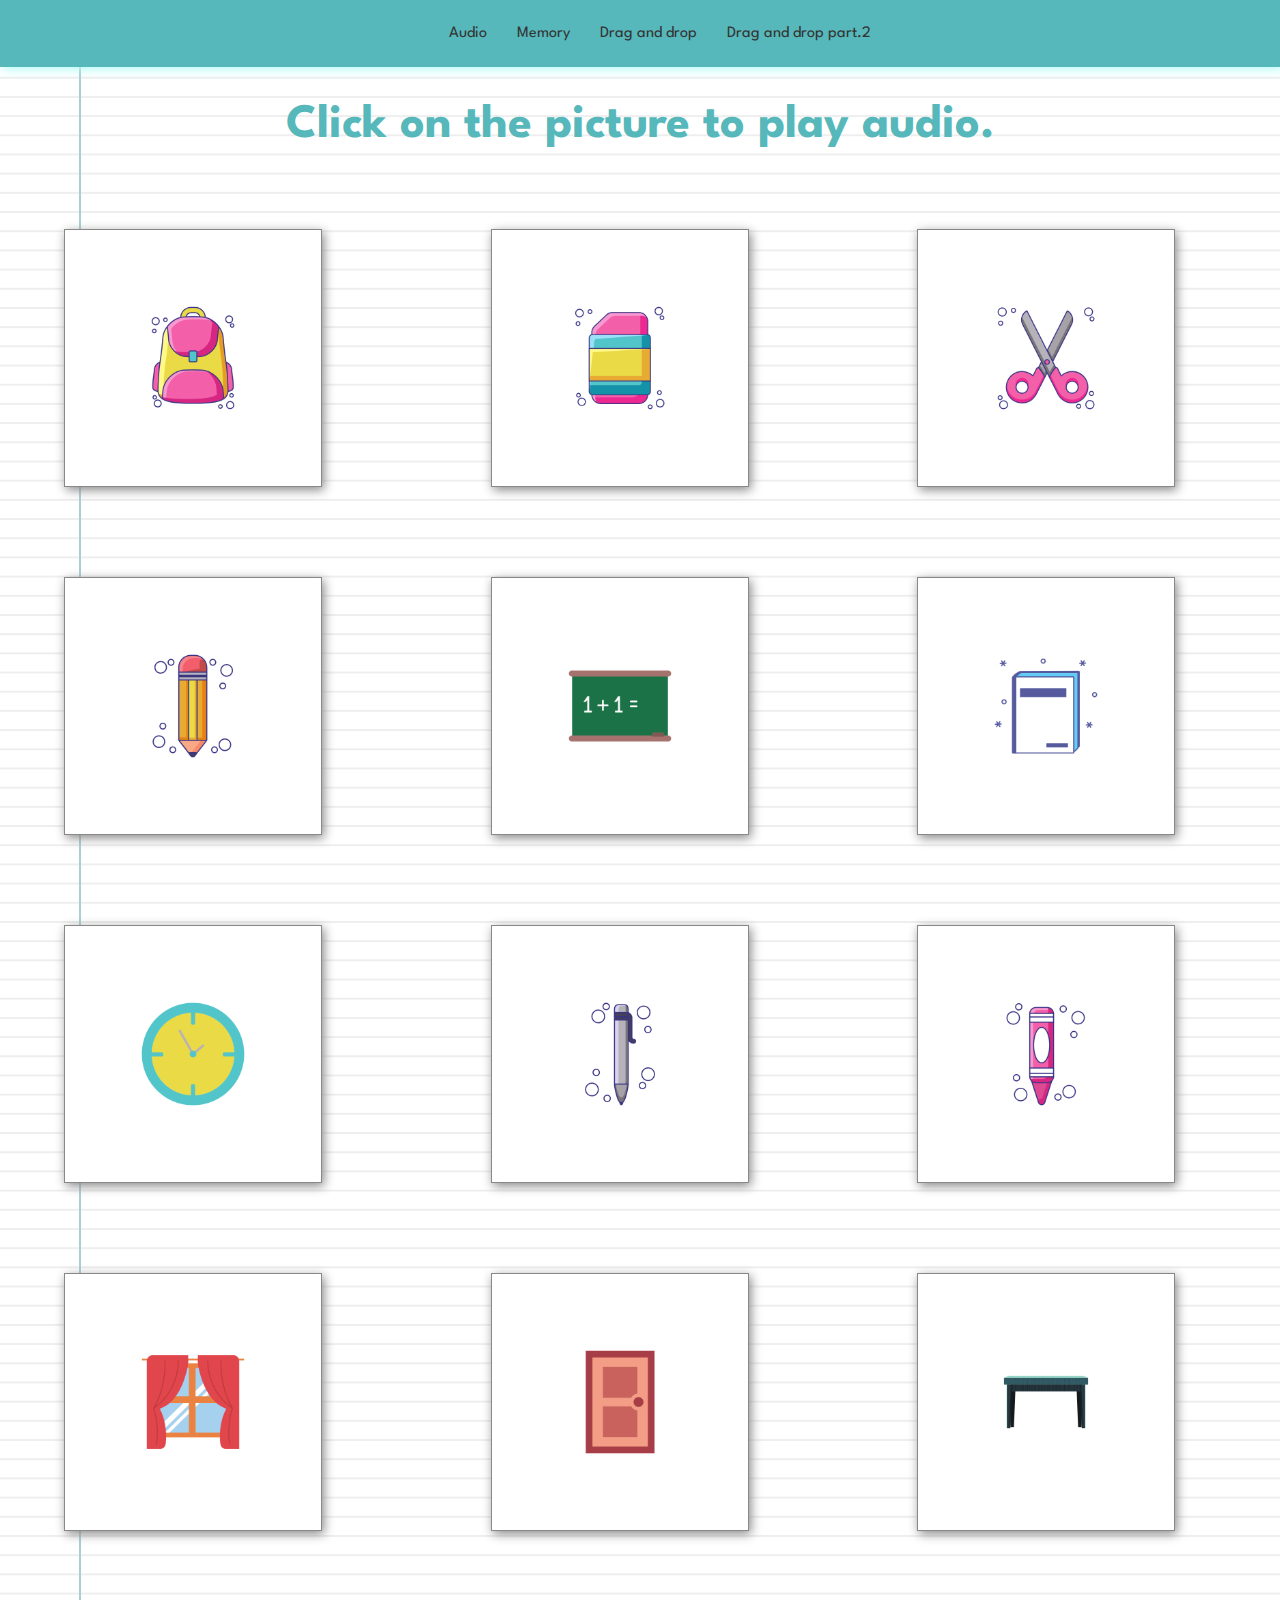
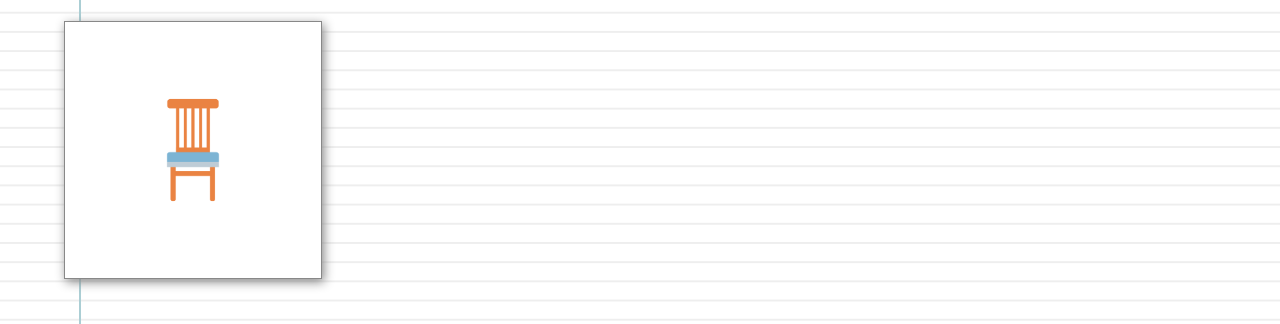
<file: index.html>
<!DOCTYPE html>
<html lang="en">

<head>
    <meta charset="UTF-8">
    <meta name="viewport" content="width=device-width, initial-scale=1.0">
    <title>Audio</title>
    <link rel="stylesheet" href="style.css">
    <link href="https://fonts.googleapis.com/css?family=Spartan&display=swap" rel="stylesheet">
</head>

<body>
    <nav class="main-nav">
        <ul class="navigation">
            <a href="index.html">
                <li class="nav-list">Audio</li>
            </a>
            <a href="memory.html">
                <li class="nav-list">Memory</li>
            </a>
            <a href="drag.html">
                <li class="nav-list">Drag and drop</li>
            </a>
            <a href="drag2.html">
                <li class="nav-list">Drag and drop part.2</li>
            </a>
        </ul>
    </nav>
    <h2>Click on the picture to play audio.</h2>
    <div class="items">
        <div data-note="backpack" class="supplies">
            <img class="supply" src="images/1.png" />
        </div>
        <div data-note="rubber" class="supplies">
            <img class="supply" src="images/2.png" />
        </div>
        <div data-note="scissors" class="supplies">
            <img class="supply" src="images/3.png" />
        </div>
        <div data-note="pencil" class="supplies">
            <img class="supply" src="images/4.png" />
        </div>
        <div data-note="blackboard" class="supplies">
            <img class="supply" src="images/5.png" />
        </div>
        <div data-note="book" class="supplies">
            <img class="supply" src="images/6.png" />
        </div>
        <div data-note="clock" class="supplies">
            <img class="supply" src="images/7.png" />
        </div>
        <div data-note="pen" class="supplies">
            <img class="supply" src="images/8.png" />
        </div>
        <div data-note="crayon" class="supplies">
            <img class="supply" src="images/9.png" />
        </div>
        <div data-note="window" class="supplies">
            <img class="supply" src="images/10.png" />
        </div>
        <div data-note="door" class="supplies">
            <img class="supply" src="images/11.png" />
        </div>
        <div data-note="table" class="supplies">
            <img class="supply" src="images/12.png" />
        </div>
        <div data-note="chair" class="supplies">
            <img class="supply" src="images/13.png" />
        </div>
    </div>



    <audio id="backpack" src="audio/backpack.mp3"></audio>
    <audio id="blackboard" src="audio/blackboard.mp3"></audio>
    <audio id="book" src="audio/book.mp3"></audio>
    <audio id="chair" src="audio/chair.mp3"></audio>
    <audio id="clock" src="audio/clock.mp3"></audio>
    <audio id="crayon" src="audio/crayon.mp3"></audio>
    <audio id="door" src="audio/door.mp3"></audio>
    <audio id="pen" src="audio/pen.mp3"></audio>
    <audio id="pencil" src="audio/pencil.mp3"></audio>
    <audio id="rubber" src="audio/rubber.mp3"></audio>
    <audio id="scissors" src="audio/scissors.mp3"></audio>
    <audio id="table" src="audio/table.mp3"></audio>
    <audio id="window" src="audio/window.mp3"></audio>


    <script src="script.js"></script>
</body>

</html>
</file>
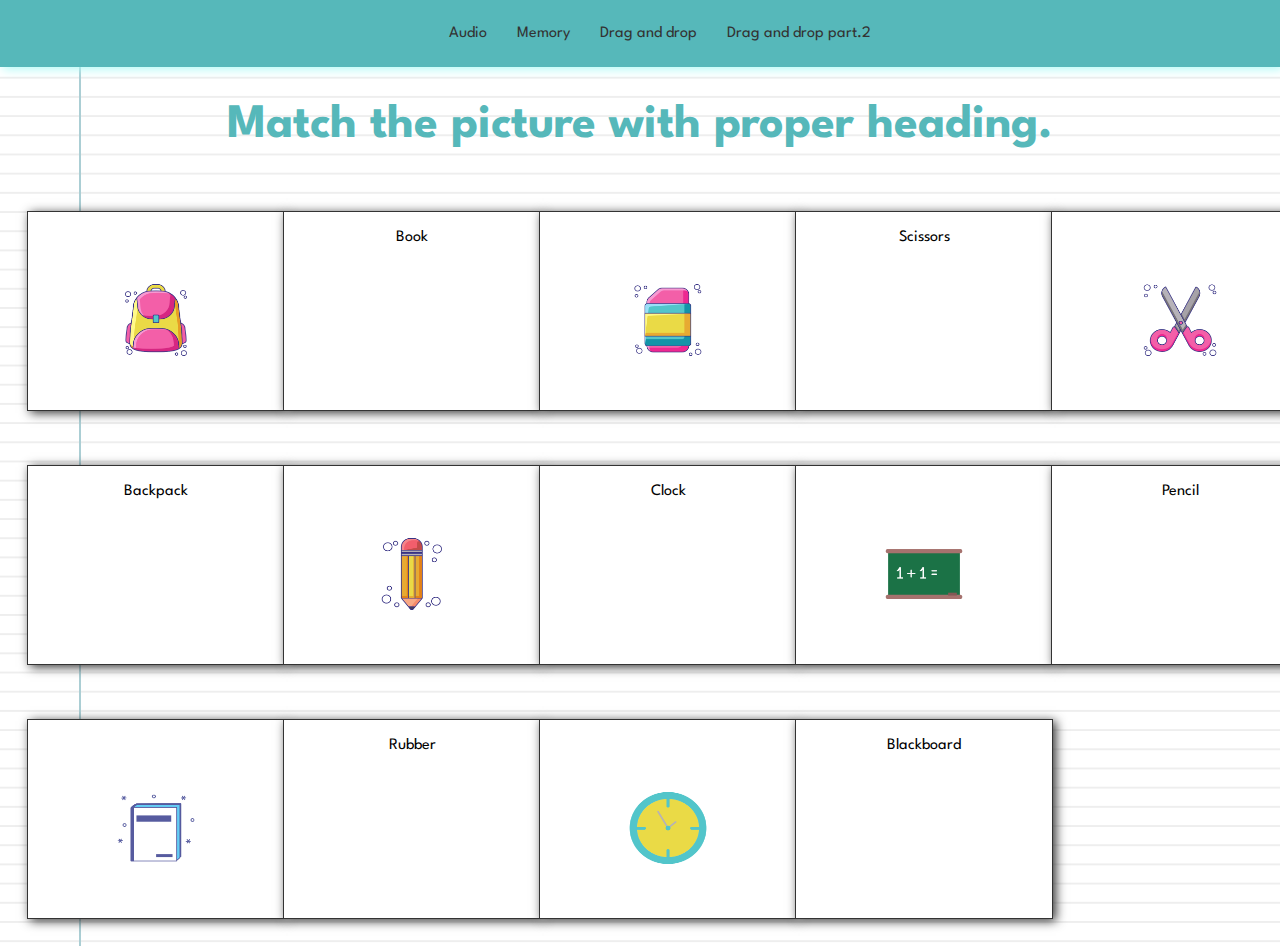
<file: drag.html>
<!DOCTYPE html>
<html lang="en">

<head>
    <meta charset="UTF-8">
    <meta name="viewport" content="width=device-width, initial-scale=1.0">
    <title>DragAndDrop</title>
    <link rel="stylesheet" href="style.css">
    <link href="https://fonts.googleapis.com/css?family=Spartan&display=swap" rel="stylesheet">


</head>

<body>
    <nav class="main-nav">
        <ul class="navigation">
            <a href="index.html">
                <li class="nav-list">Audio</li>
            </a>
            <a href="memory.html">
                <li class="nav-list">Memory</li>
            </a>
            <a href="drag.html">
                <li class="nav-list">Drag and drop</li>
            </a>
            <a href="drag2.html">
                <li class="nav-list">Drag and drop part.2</li>
            </a>
        </ul>
    </nav>
    <h2>Match the picture with proper heading.</h2>
    <div class="draggable">
        <div id="div1" ondrop="drop(event)" ondragover="allowDrop(event)">
            <img src="images/1.png" draggable="true" ondragstart="drag(event)" id="drag1">
        </div>
        <div id="div2" ondrop="drop(event)" ondragover="allowDrop(event)"> Book</div>
        <div id="div1" ondrop="drop(event)" ondragover="allowDrop(event)">
            <img src="images/2.png" draggable="true" ondragstart="drag(event)" id="drag2">
        </div>
        <div id="div2" ondrop="drop(event)" ondragover="allowDrop(event)">Scissors</div>
        <div id="div1" ondrop="drop(event)" ondragover="allowDrop(event)">
            <img src="images/3.png" draggable="true" ondragstart="drag(event)" id="drag3">
        </div>
        <div id="div2" ondrop="drop(event)" ondragover="allowDrop(event)">Backpack</div>
        <div id="div1" ondrop="drop(event)" ondragover="allowDrop(event)">
            <img src="images/4.png" draggable="true" ondragstart="drag(event)" id="drag4">
        </div>
        <div id="div2" ondrop="drop(event)" ondragover="allowDrop(event)">Clock</div>
        <div id="div1" ondrop="drop(event)" ondragover="allowDrop(event)">
            <img src="images/5.png" draggable="true" ondragstart="drag(event)" id="drag5">
        </div>
        <div id="div2" ondrop="drop(event)" ondragover="allowDrop(event)">Pencil</div>
        <div id="div1" ondrop="drop(event)" ondragover="allowDrop(event)">
            <img src="images/6.png" draggable="true" ondragstart="drag(event)" id="drag6">
        </div>
        <div id="div2" ondrop="drop(event)" ondragover="allowDrop(event)">Rubber</div>
        <div id="div1" ondrop="drop(event)" ondragover="allowDrop(event)">
            <img src="images/7.png" draggable="true" ondragstart="drag(event)" id="drag7">
        </div>
        <div id="div2" ondrop="drop(event)" ondragover="allowDrop(event)">Blackboard</div>
    </div>
    <script src="script.js"></script>
</body>

</html>
</file>
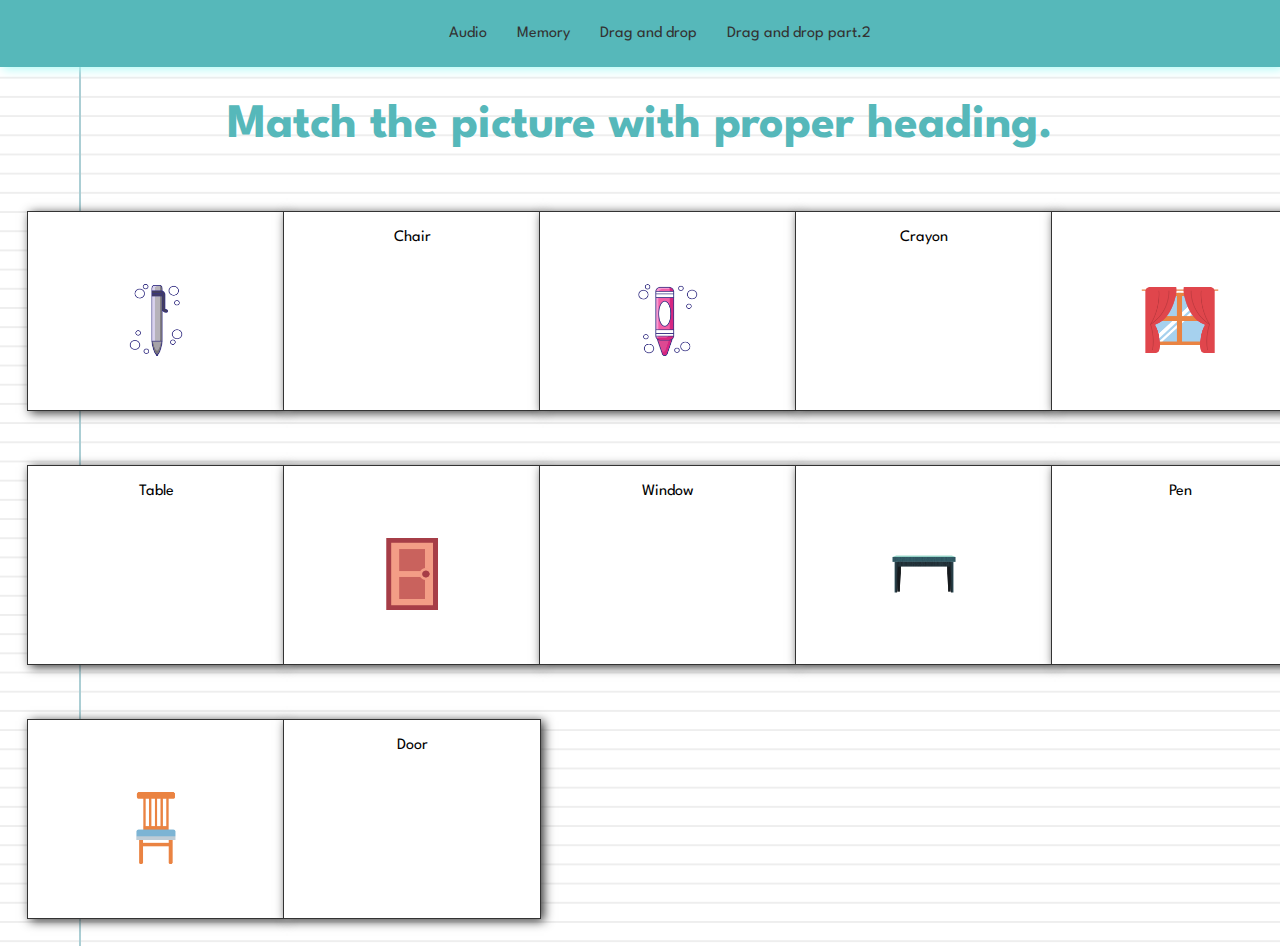
<file: drag2.html>
<!DOCTYPE html>
<html lang="en">

<head>
    <meta charset="UTF-8">
    <meta name="viewport" content="width=device-width, initial-scale=1.0">
    <title>DragAndDrop</title>
    <link rel="stylesheet" href="style.css">
    <link href="https://fonts.googleapis.com/css?family=Spartan&display=swap" rel="stylesheet">


</head>

<body>
    <nav class="main-nav">
        <ul class="navigation">
            <a href="index.html">
                <li class="nav-list">Audio</li>
            </a>
            <a href="memory.html">
                <li class="nav-list">Memory</li>
            </a>
            <a href="drag.html">
                <li class="nav-list">Drag and drop</li>
            </a>
            <a href="drag2.html">
                <li class="nav-list">Drag and drop part.2</li>
            </a>
        </ul>
    </nav>
    <h2>Match the picture with proper heading.</h2>
    <div class="draggable">

        <div id="div1" ondrop="drop(event)" ondragover="allowDrop(event)">
            <img src="images/8.png" draggable="true" ondragstart="drag(event)" id="drag8">
        </div>
        <div id="div2" ondrop="drop(event)" ondragover="allowDrop(event)">Chair</div>
        <div id="div1" ondrop="drop(event)" ondragover="allowDrop(event)">
            <img src="images/9.png" draggable="true" ondragstart="drag(event)" id="drag9">
        </div>
        <div id="div2" ondrop="drop(event)" ondragover="allowDrop(event)">Crayon</div>
        <div id="div1" ondrop="drop(event)" ondragover="allowDrop(event)">
            <img src="images/10.png" draggable="true" ondragstart="drag(event)" id="drag10">
        </div>
        <div id="div2" ondrop="drop(event)" ondragover="allowDrop(event)">Table</div>
        <div id="div1" ondrop="drop(event)" ondragover="allowDrop(event)">
            <img src="images/11.png" draggable="true" ondragstart="drag(event)" id="drag11">
        </div>
        <div id="div2" ondrop="drop(event)" ondragover="allowDrop(event)">Window</div>
        <div id="div1" ondrop="drop(event)" ondragover="allowDrop(event)">
            <img src="images/12.png" draggable="true" ondragstart="drag(event)" id="drag12">
        </div>
        <div id="div2" ondrop="drop(event)" ondragover="allowDrop(event)">Pen</div>
        <div id="div1" ondrop="drop(event)" ondragover="allowDrop(event)">
            <img src="images/13.png" draggable="true" ondragstart="drag(event)" id="drag13">
        </div>
        <div id="div2" ondrop="drop(event)" ondragover="allowDrop(event)">Door</div>
    </div>
    <script src="script.js"></script>
</body>

</html>
</file>
<file: style.css>
body {
    margin: 0;
    padding: 0;
    font-family: 'Spartan', sans-serif;
    background-color: snow;
    background-color: #fff;
    background-image: linear-gradient(90deg, transparent 79px, #abced4 79px, #abced4 81px, transparent 81px), linear-gradient(#eee .1em, transparent .1em);
    background-size: 100% 1.2em;
}

.main-nav {
    left: 0;
    top: 0;
    width: 100vw;
    display: flex;
    position: relative;
    background: rgb(86, 184, 186);
    box-shadow: 3px 2px 10px rgb(173, 250, 246);
    overflow: hidden;
    text-align: center;
    justify-content: center;
}

.navigation {
    list-style: none;
    display: flex;
    position: relative;
}

a {
    text-decoration: none;
}

.nav-list {
    list-style: none;
    padding: 10px 15px;
    color: #333;
}

.nav-list:active,
.nav-list:focus,
.nav-list:hover,
.nav-list:link {
    color: #FFF;
}

h2 {
    text-align: center;
    color: rgb(86, 184, 186);
    margin-top: 4vh;
    margin-bottom: 4vh;
    font-size: 3rem;
}

.items {
    display: grid;
    grid-template-columns: repeat(auto-fill, minmax(30vw, 1fr));
}

.supplies {
    width: 20vw;
    height: 20vw;
    border: 1px solid #888;
    box-shadow: 2px 3px 10px #888;
    margin-left: 5vw;
    margin-bottom: 5vh;
    margin-top: 5vh;
    overflow: hidden;
    background-color: white;
}

.supply {
    width: 20vw;
    height: 20vw;
}

.hidden {
    visibility: hidden;
}


/* drag */

.draggable {
    display: grid;
    grid-template-columns: repeat(auto-fill, minmax(20vw, 1fr));
}

#div1,
#div2 {
    float: left;
    width: 20vw;
    height: 20vh;
    margin: 3vh;
    padding-top: 2vh;
    border: 1px solid #333;
    box-shadow: 3px 2px 10px #333;
    text-align: center;
    align-items: center;
    background-color: white;
}

#drag1,
#drag2,
#drag3,
#drag4,
#drag5,
#drag6,
#drag7,
#drag8,
#drag9,
#drag10,
#drag11,
#drag12,
#drag13 {
    width: 15vw;
    height: 20vh;
}


/* Memory */

.wrap {
    display: flex;
    flex-wrap: wrap;
    box-sizing: border-box;
}

.memory {
    flex-basis: 15%;
    flex-grow: 1;
    height: 33.33vh;
    border: 4px solid #fff;
    background-color: #000;
}

@media (orientation: portrait) {
    .memory {
        height: 16.66vh;
        flex-basis: 30%;
    }
}

.red {
    background: url(images/1.png) center no-repeat;
}

.blue {
    background: url(images/2.png) center no-repeat;
}

.yellow {
    background: url(images/3.png) center no-repeat;
}

.green {
    background: url(images/4.png) center no-repeat;
}

.brown {
    background: url(images/5.png) center no-repeat;
}

.gray {
    background: url(images/6.png) center no-repeat;
}

.lightgreen {
    background: url(images/7.png) center no-repeat;
}

.cadetblue {
    background: url(images/8.png) center no-repeat;
}

.violet {
    background: url(images/9.png) center no-repeat;
}

.hid {
    background: linear-gradient( rgb(86, 184, 186), rgb(173, 250, 246), rgb(173, 250, 233));
}

.off {
    background: #eee;
}
</file>
